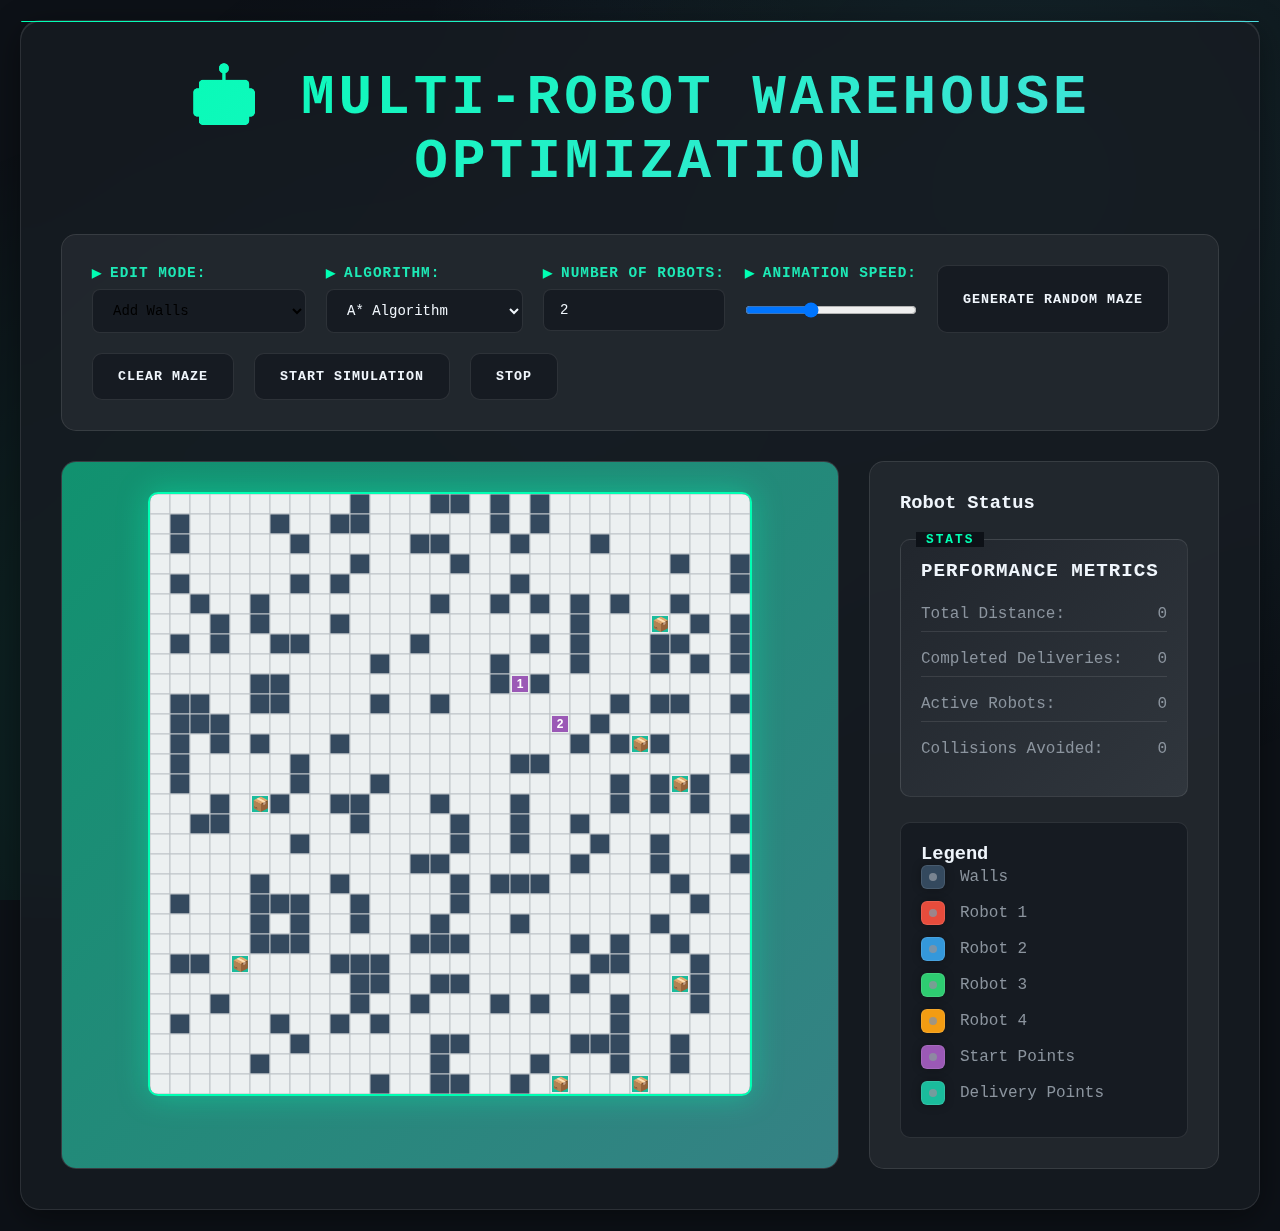
<file: templates/maze.html>
<!DOCTYPE html>
<html lang="en">
<head>
    <meta charset="UTF-8">
    <meta name="viewport" content="width=device-width, initial-scale=1.0">
    <title>Multi-Robot Warehouse Optimization</title>
    <style>
        :root {
    --bg-primary: #0D1117;
    --bg-secondary: #161B22;
    --bg-card: rgba(22, 27, 34, 0.8);
    --bg-glass: rgba(255, 255, 255, 0.05);
    --text-primary: #F0F6FC;
    --text-secondary: #8B949E;
    --text-accent: #58A6FF;
    --neon-primary: #00FFB3;
    --neon-secondary: #4ADEDE;
    --neon-tertiary: #1DE9B6;
    --border-glass: rgba(255, 255, 255, 0.1);
    --shadow-glow: 0 0 20px rgba(0, 255, 179, 0.3);
    --shadow-card: 0 8px 32px rgba(0, 0, 0, 0.4);
    --gradient-primary: linear-gradient(135deg, var(--neon-primary), var(--neon-secondary));
    --gradient-secondary: linear-gradient(135deg, #21262D, #30363D);
}

* {
    margin: 0;
    padding: 0;
    box-sizing: border-box;
}

body {
    font-family: 'JetBrains Mono', 'Consolas', 'Monaco', monospace;
    background: var(--bg-primary);
    min-height: 100vh;
    padding: 20px;
    color: var(--text-primary);
    position: relative;
    overflow-x: hidden;
}

/* Animated background particles */
body::before {
    content: '';
    position: fixed;
    top: 0;
    left: 0;
    width: 100%;
    height: 100%;
    background: 
        radial-gradient(circle at 20% 80%, rgba(0, 255, 179, 0.1) 0%, transparent 50%),
        radial-gradient(circle at 80% 20%, rgba(74, 222, 222, 0.1) 0%, transparent 50%),
        radial-gradient(circle at 40% 40%, rgba(88, 166, 255, 0.05) 0%, transparent 50%);
    animation: floatingParticles 20s ease-in-out infinite;
    pointer-events: none;
    z-index: -1;
}

@keyframes floatingParticles {
    0%, 100% { transform: translate(0, 0) rotate(0deg); }
    33% { transform: translate(30px, -30px) rotate(120deg); }
    66% { transform: translate(-20px, 20px) rotate(240deg); }
}

/* Glitch effect animation */
@keyframes glitch {
    0% { transform: translate(0); }
    20% { transform: translate(-2px, 2px); }
    40% { transform: translate(-2px, -2px); }
    60% { transform: translate(2px, 2px); }
    80% { transform: translate(2px, -2px); }
    100% { transform: translate(0); }
}

.container {
    max-width: 1600px;
    margin: 0 auto;
    background: var(--bg-card);
    backdrop-filter: blur(20px);
    border: 1px solid var(--border-glass);
    border-radius: 20px;
    padding: 40px;
    box-shadow: var(--shadow-card), inset 0 1px 0 rgba(255, 255, 255, 0.1);
    position: relative;
}

.container::before {
    content: '';
    position: absolute;
    top: 0;
    left: 0;
    right: 0;
    height: 1px;
    background: var(--gradient-primary);
    border-radius: 20px 20px 0 0;
}

h1 {
    text-align: center;
    color: var(--text-primary);
    margin-bottom: 40px;
    font-size: 3.5em;
    font-weight: 700;
    text-transform: uppercase;
    letter-spacing: 4px;
    position: relative;
    background: var(--gradient-primary);
    -webkit-background-clip: text;
    -webkit-text-fill-color: transparent;
    background-clip: text;
    text-shadow: none;
}

h1::after {
   
    position: absolute;
    top: 0;
    left: 0;
    width: 100%;
    height: 100%;
    background: linear-gradient(135deg, #ff0080, #00ff80);
    -webkit-background-clip: text;
    -webkit-text-fill-color: transparent;
    background-clip: text;
    animation: glitch 3s infinite;
    opacity: 0.7;
    z-index: -1;
}

.controls {
    display: flex;
    flex-wrap: wrap;
    gap: 20px;
    margin-bottom: 30px;
    padding: 30px;
    background: var(--bg-glass);
    backdrop-filter: blur(10px);
    border: 1px solid var(--border-glass);
    border-radius: 15px;
    position: relative;
    overflow: hidden;
}

.controls::before {
    content: '';
    position: absolute;
    top: 0;
    left: -100%;
    width: 100%;
    height: 2px;
    background: var(--gradient-primary);
    animation: scanLine 3s linear infinite;
}

@keyframes scanLine {
    0% { left: -100%; }
    100% { left: 100%; }
}

.control-group {
    display: flex;
    flex-direction: column;
    gap: 8px;
    position: relative;
    color:#1DE9B6;
}

label {
    font-weight: 600;
    color: var(--text-secondary);
    font-size: 0.9em;
    text-transform: uppercase;
    letter-spacing: 1px;
    position: relative;
    color:#1DE9B6;
}

label::before {
    content: '▶';
    color: var(--neon-primary);
    margin-right: 8px;
    font-size: 0.8em;
}

button {
    background: var(--bg-secondary);
    color: var(--text-primary);
    border: 1px solid var(--border-glass);
    padding: 15px 25px;
    border-radius: 10px;
    cursor: pointer;
    font-weight: 600;
    font-family: inherit;
    text-transform: uppercase;
    letter-spacing: 1px;
    transition: all 0.3s cubic-bezier(0.4, 0, 0.2, 1);
    position: relative;
    overflow: hidden;
}

button::before {
    content: '';
    position: absolute;
    top: 0;
    left: -100%;
    width: 100%;
    height: 100%;
    background: var(--gradient-primary);
    transition: left 0.5s ease;
    z-index: -1;
}

button:hover {
    color: var(--bg-primary);
    border-color: var(--neon-primary);
    box-shadow: var(--shadow-glow);
    transform: translateY(-2px);
}

button:hover::before {
    left: 0;
}

button:active {
    transform: translateY(0);
}

select, input {
    padding: 12px 16px;
    border: 1px solid var(--border-glass);
    border-radius: 8px;
    font-size: 14px;
    font-family: inherit;
    background: var(--bg-secondary);
    color: var(--text-primary);
    transition: all 0.3s ease;
}

select:focus, input:focus {
    outline: none;
    border-color: var(--neon-primary);
    box-shadow: 0 0 0 3px rgba(0, 255, 179, 0.2);
    background: var(--bg-glass);
}

.game-area {
    display: flex;
    gap: 30px;
    margin-top: 30px;
}

.maze-container {
    width:300px;
    flex: 1;
    background: var(--bg-glass);
    backdrop-filter: blur(10px);
    border: 1px solid var(--border-glass);
    border-radius: 15px;
    padding: 30px;
    position: relative;
    overflow: hidden;
}

.maze-container::before {
    content: '';
    position: absolute;
    top: -2px;
    left: -2px;
    right: -2px;
    bottom: -2px;
    background: var(--gradient-primary);
    border-radius: 15px;
    z-index: -1;
    opacity: 0.5;
    animation: borderPulse 2s ease-in-out infinite alternate;
}

@keyframes borderPulse {
    0% { opacity: 0.3; }
    100% { opacity: 0.8; }
}

#maze {
    border: 2px solid var(--neon-primary);
    border-radius: 10px;
    margin: 0 auto;
    display: block;
    box-shadow: 
        0 0 30px rgba(0, 255, 179, 0.4),
        inset 0 0 30px rgba(0, 255, 179, 0.1);
    position: relative;
}

#maze::after {
    content: '';
    position: absolute;
    top: -4px;
    left: -4px;
    right: -4px;
    bottom: -4px;
    border: 1px solid var(--neon-secondary);
    border-radius: 12px;
    opacity: 0.6;
    animation: mazeGlow 3s ease-in-out infinite;
}

@keyframes mazeGlow {
    0%, 100% { opacity: 0.4; }
    50% { opacity: 0.8; }
}

.info-panel {
    width: 350px;
    background: var(--bg-glass);
    backdrop-filter: blur(10px);
    border: 1px solid var(--border-glass);
    border-radius: 15px;
    padding: 30px;
    position: relative;
}

.robot-info {
    margin-bottom: 25px;
    padding: 20px;
    border-radius: 10px;
    border-left: 4px solid;
    background: var(--bg-secondary);
    position: relative;
    overflow: hidden;
    transition: all 0.3s ease;
}

.robot-info::before {
    content: '';
    position: absolute;
    top: 0;
    left: 0;
    width: 4px;
    height: 100%;
    background: var(--gradient-primary);
    animation: robotPulse 2s ease-in-out infinite;
}

@keyframes robotPulse {
    0%, 100% { transform: scaleY(1); }
    50% { transform: scaleY(1.1); }
}

.robot-0 { 
    border-left-color: #ff4757; 
    background: linear-gradient(135deg, rgba(255, 71, 87, 0.1), rgba(255, 71, 87, 0.05));
}
.robot-1 { 
    border-left-color: var(--text-accent); 
    background: linear-gradient(135deg, rgba(88, 166, 255, 0.1), rgba(88, 166, 255, 0.05));
}
.robot-2 { 
    border-left-color: var(--neon-primary); 
    background: linear-gradient(135deg, rgba(0, 255, 179, 0.1), rgba(0, 255, 179, 0.05));
}
.robot-3 { 
    border-left-color: #ffa502; 
    background: linear-gradient(135deg, rgba(255, 165, 2, 0.1), rgba(255, 165, 2, 0.05));
}

.robot-info:hover {
    transform: translateX(5px);
    box-shadow: -5px 0 20px rgba(0, 255, 179, 0.2);
}

.stats {
    background: var(--gradient-secondary);
    padding: 20px;
    border-radius: 10px;
    margin-top: 25px;
    border: 1px solid var(--border-glass);
    position: relative;
}
select#algorithm option {
        color: black;
    }

.stats::before {
    content: 'STATS';
    position: absolute;
    top: -8px;
    left: 15px;
    background: var(--bg-primary);
    color: var(--neon-primary);
    padding: 0 10px;
    font-size: 0.8em;
    font-weight: 600;
    letter-spacing: 2px;
}

.stats h3 {
    color: var(--text-primary);
    margin-bottom: 15px;
    font-size: 1.2em;
    text-transform: uppercase;
    letter-spacing: 1px;
}

.stat-item {
    display: flex;
    justify-content: space-between;
    margin-bottom: 10px;
    padding: 8px 0;
    border-bottom: 1px solid var(--border-glass);
    color: var(--text-secondary);
    transition: color 0.3s ease;
}

.stat-item:hover {
    color: var(--text-primary);
}

.stat-item:last-child {
    border-bottom: none;
}
select#editMode {
        color: black;
    }
.legend {
    margin-top: 25px;
    padding: 20px;
    background: var(--bg-secondary);
    border-radius: 10px;
    border: 1px solid var(--border-glass);
}

.legend h4 {
    color: var(--text-primary);
    margin-bottom: 15px;
    text-transform: uppercase;
    letter-spacing: 1px;
    font-size: 1em;
}

.legend-item {
    display: flex;
    align-items: center;
    margin-bottom: 12px;
    color: var(--text-secondary);
    transition: all 0.3s ease;
}

.legend-item:hover {
    color: var(--text-primary);
    transform: translateX(5px);
}

.legend-color {
    width: 24px;
    height: 24px;
    border-radius: 6px;
    margin-right: 15px;
    border: 1px solid var(--border-glass);
    position: relative;
    box-shadow: 0 0 10px rgba(0, 0, 0, 0.3);
}

.legend-color::after {
    content: '';
    position: absolute;
    top: 50%;
    left: 50%;
    width: 8px;
    height: 8px;
    border-radius: 50%;
    background: currentColor;
    transform: translate(-50%, -50%);
    opacity: 0.8;
}

/* Scrollbar styling */
::-webkit-scrollbar {
    width: 8px;
}

::-webkit-scrollbar-track {
    background: var(--bg-secondary);
    border-radius: 4px;
}

::-webkit-scrollbar-thumb {
    background: var(--gradient-primary);
    border-radius: 4px;
}

::-webkit-scrollbar-thumb:hover {
    background: var(--neon-primary);
}

/* Mobile responsiveness */
@media (max-width: 768px) {
    .game-area {
        flex-direction: column;
    }
    
    .info-panel {
        width: 100%;
    }
    
    .controls {
        flex-direction: column;
    }
    
    h1 {
        font-size: 2.5em;
        letter-spacing: 2px;
    }
    
    .container {
        padding: 20px;
    }
}

/* Loading animation for enhanced UX */
@keyframes dataStream {
    0% { transform: translateX(-100%); }
    100% { transform: translateX(100%); }
}

.loading-bar {
    position: relative;
    width: 100%;
    height: 2px;
    background: var(--bg-secondary);
    border-radius: 2px;
    overflow: hidden;
}

.loading-bar::after {
    content: '';
    position: absolute;
    top: 0;
    left: 0;
    width: 50%;
    height: 100%;
    background: var(--gradient-primary);
    animation: dataStream 2s linear infinite;
}

/* Neon text effect */
.neon-text {
    color: var(--neon-primary);
    text-shadow: 
        0 0 5px var(--neon-primary),
        0 0 10px var(--neon-primary),
        0 0 15px var(--neon-primary);
}

/* Glassmorphism enhanced cards */
.glass-card {
    background: var(--bg-glass);
    backdrop-filter: blur(20px);
    border: 1px solid var(--border-glass);
    border-radius: 15px;
    box-shadow: var(--shadow-card);
}

/* Cyber grid overlay */
.cyber-grid {
    position: absolute;
    top: 0;
    left: 0;
    width: 100%;
    height: 100%;
    background-image: 
        linear-gradient(rgba(0, 255, 179, 0.03) 1px, transparent 1px),
        linear-gradient(90deg, rgba(0, 255, 179, 0.03) 1px, transparent 1px);
    background-size: 20px 20px;
    pointer-events: none;
    z-index: -1;
}
    </style>
</head>
<body>
    <div class="container">
        <h1>🤖 Multi-Robot Warehouse Optimization</h1>
        
        <div class="controls">
            <div class="control-group">
                <label>Edit Mode:</label>
                <select id="editMode">
                    <option value="wall">Add Walls</option>
                    <option value="erase">Erase</option>
                    <option value="start">Set Start Points</option>
                    <option value="delivery">Set Delivery Points</option>
                </select>
            </div>
            
            <div class="control-group">
                <label>Algorithm:</label>
                <select id="algorithm">
                    <option value="astar">A* Algorithm</option>
                    <option value="dijkstra">Dijkstra</option>
                    <option value="greedy">Greedy Best-First</option>
                    <option value="nearest">Nearest Neighbor</option>
                </select>
            </div>
            
            <div class="control-group">
                <label>Number of Robots:</label>
                <input type="number" id="robotCount" min="1" max="4" value="2">
            </div>
            
            <div class="control-group">
                <label>Animation Speed:</label>
                <input type="range" id="speed" min="50" max="500" value="200">
            </div>
            
            <button onclick="generateMaze()">Generate Random Maze</button>
            <button onclick="clearMaze()">Clear Maze</button>
            <button onclick="startSimulation()">Start Simulation</button>
            <button onclick="stopSimulation()">Stop</button>
        </div>

        <div class="game-area">
            <div class="maze-container">
                <canvas id="maze" width="600" height="600"></canvas>
            </div>
            
            <div class="info-panel">
                <h3>Robot Status</h3>
                <div id="robotStatus"></div>
                
                <div class="stats">
                    <h3>Performance Metrics</h3>
                    <div class="stat-item">
                        <span>Total Distance:</span>
                        <span id="totalDistance">0</span>
                    </div>
                    <div class="stat-item">
                        <span>Completed Deliveries:</span>
                        <span id="completedDeliveries">0</span>
                    </div>
                    <div class="stat-item">
                        <span>Active Robots:</span>
                        <span id="activeRobots">0</span>
                    </div>
                    <div class="stat-item">
                        <span>Collisions Avoided:</span>
                        <span id="collisionsAvoided">0</span>
                    </div>
                </div>
                
                <div class="legend">
                    <h3>Legend</h3>
                    <div class="legend-item">
                        <div class="legend-color" style="background: #34495e;"></div>
                        <span>Walls</span>
                    </div>
                    <div class="legend-item">
                        <div class="legend-color" style="background: #e74c3c;"></div>
                        <span>Robot 1</span>
                    </div>
                    <div class="legend-item">
                        <div class="legend-color" style="background: #3498db;"></div>
                        <span>Robot 2</span>
                    </div>
                    <div class="legend-item">
                        <div class="legend-color" style="background: #2ecc71;"></div>
                        <span>Robot 3</span>
                    </div>
                    <div class="legend-item">
                        <div class="legend-color" style="background: #f39c12;"></div>
                        <span>Robot 4</span>
                    </div>
                    <div class="legend-item">
                        <div class="legend-color" style="background: #9b59b6;"></div>
                        <span>Start Points</span>
                    </div>
                    <div class="legend-item">
                        <div class="legend-color" style="background: #1abc9c;"></div>
                        <span>Delivery Points</span>
                    </div>
                </div>
            </div>
        </div>
    </div>

    <script>
        // Game state
        const GRID_SIZE = 30;
        const CELL_SIZE = 20;
        let maze = [];
        let robots = [];
        let deliveryPoints = [];
        let startPoints = [];
        let isRunning = false;
        let animationId = null;
        let stats = {
            totalDistance: 0,
            completedDeliveries: 0,
            activeRobots: 0,
            collisionsAvoided: 0
        };

        // Get canvas and context
        const canvas = document.getElementById('maze');
        const ctx = canvas.getContext('2d');

        // Robot colors
        const ROBOT_COLORS = ['#e74c3c', '#3498db', '#2ecc71', '#f39c12'];

        // Initialize maze
        function initMaze() {
            maze = [];
            for (let i = 0; i < GRID_SIZE; i++) {
                maze[i] = [];
                for (let j = 0; j < GRID_SIZE; j++) {
                    maze[i][j] = {
                        wall: false,
                        robot: -1,
                        start: -1,
                        delivery: false,
                        visited: false,
                        path: false
                    };
                }
            }
        }

        // Robot class
        class Robot {
            constructor(id, x, y, color) {
                this.id = id;
                this.x = x;
                this.y = y;
                this.startX = x;
                this.startY = y;
                this.color = color;
                this.path = [];
                this.currentTarget = null;
                this.deliveredItems = 0;
                this.totalDistance = 0;
                this.status = 'idle';
                this.pathIndex = 0;
                this.waitTime = 0; // Add wait time for collision avoidance
            }

            findPath(targetX, targetY) {
                const algorithm = document.getElementById('algorithm').value;
                switch (algorithm) {
                    case 'astar':
                        return this.aStarPath(targetX, targetY);
                    case 'dijkstra':
                        return this.dijkstraPath(targetX, targetY);
                    case 'greedy':
                        return this.greedyPath(targetX, targetY);
                    case 'nearest':
                        return this.nearestNeighborPath(targetX, targetY);
                    default:
                        return this.aStarPath(targetX, targetY);
                }
            }

            aStarPath(targetX, targetY) {
                const openSet = [];
                const closedSet = new Set();
                const cameFrom = {};
                const gScore = {};
                const fScore = {};

                const start = `${this.x},${this.y}`;
                const goal = `${targetX},${targetY}`;

                // Initialize scores
                for (let i = 0; i < GRID_SIZE; i++) {
                    for (let j = 0; j < GRID_SIZE; j++) {
                        const key = `${i},${j}`;
                        gScore[key] = Infinity;
                        fScore[key] = Infinity;
                    }
                }

                gScore[start] = 0;
                fScore[start] = this.heuristic(this.x, this.y, targetX, targetY);
                openSet.push({ x: this.x, y: this.y, f: fScore[start] });

                while (openSet.length > 0) {
                    // Get node with lowest fScore
                    openSet.sort((a, b) => a.f - b.f);
                    const current = openSet.shift();
                    const currentKey = `${current.x},${current.y}`;

                    if (currentKey === goal) {
                        return this.reconstructPath(cameFrom, currentKey);
                    }

                    closedSet.add(currentKey);

                    // Check neighbors
                    const neighbors = this.getValidNeighbors(current.x, current.y);
                    for (const neighbor of neighbors) {
                        const neighborKey = `${neighbor.x},${neighbor.y}`;
                        
                        if (closedSet.has(neighborKey)) continue;

                        const tentativeGScore = gScore[currentKey] + 1;

                        if (!openSet.find(n => n.x === neighbor.x && n.y === neighbor.y)) {
                            openSet.push({ 
                                x: neighbor.x, 
                                y: neighbor.y, 
                                f: tentativeGScore + this.heuristic(neighbor.x, neighbor.y, targetX, targetY)
                            });
                        } else if (tentativeGScore >= gScore[neighborKey]) {
                            continue;
                        }

                        cameFrom[neighborKey] = currentKey;
                        gScore[neighborKey] = tentativeGScore;
                        fScore[neighborKey] = tentativeGScore + this.heuristic(neighbor.x, neighbor.y, targetX, targetY);
                        
                        // Update fScore in openSet
                        const openNode = openSet.find(n => n.x === neighbor.x && n.y === neighbor.y);
                        if (openNode) {
                            openNode.f = fScore[neighborKey];
                        }
                    }
                }

                return [];
            }

            dijkstraPath(targetX, targetY) {
                const distances = {};
                const previous = {};
                const unvisited = [];

                // Initialize
                for (let i = 0; i < GRID_SIZE; i++) {
                    for (let j = 0; j < GRID_SIZE; j++) {
                        const key = `${i},${j}`;
                        distances[key] = Infinity;
                        previous[key] = null;
                        if (!maze[i][j].wall) {
                            unvisited.push({ x: i, y: j });
                        }
                    }
                }

                const startKey = `${this.x},${this.y}`;
                distances[startKey] = 0;

                while (unvisited.length > 0) {
                    // Find unvisited node with minimum distance
                    unvisited.sort((a, b) => distances[`${a.x},${a.y}`] - distances[`${b.x},${b.y}`]);
                    const current = unvisited.shift();
                    const currentKey = `${current.x},${current.y}`;

                    if (current.x === targetX && current.y === targetY) {
                        return this.reconstructPath(previous, currentKey);
                    }

                    if (distances[currentKey] === Infinity) break;

                    const neighbors = this.getValidNeighbors(current.x, current.y);
                    for (const neighbor of neighbors) {
                        const neighborKey = `${neighbor.x},${neighbor.y}`;
                        const alt = distances[currentKey] + 1;

                        if (alt < distances[neighborKey]) {
                            distances[neighborKey] = alt;
                            previous[neighborKey] = currentKey;
                        }
                    }
                }

                return [];
            }

            greedyPath(targetX, targetY) {
                const visited = new Set();
                const queue = [{ x: this.x, y: this.y, path: [] }];

                while (queue.length > 0) {
                    // Sort by heuristic (greedy approach)
                    queue.sort((a, b) => 
                        this.heuristic(a.x, a.y, targetX, targetY) - 
                        this.heuristic(b.x, b.y, targetX, targetY)
                    );
                    
                    const current = queue.shift();
                    const key = `${current.x},${current.y}`;

                    if (visited.has(key)) continue;
                    visited.add(key);

                    if (current.x === targetX && current.y === targetY) {
                        return current.path;
                    }

                    const neighbors = this.getValidNeighbors(current.x, current.y);
                    for (const neighbor of neighbors) {
                        const neighborKey = `${neighbor.x},${neighbor.y}`;
                        if (!visited.has(neighborKey)) {
                            queue.push({
                                x: neighbor.x,
                                y: neighbor.y,
                                path: [...current.path, { x: neighbor.x, y: neighbor.y }]
                            });
                        }
                    }
                }

                return [];
            }

            nearestNeighborPath(targetX, targetY) {
                const visited = new Set();
                const path = [];
                let current = { x: this.x, y: this.y };
                visited.add(`${current.x},${current.y}`);

                while (!(current.x === targetX && current.y === targetY)) {
                    const neighbors = this.getValidNeighbors(current.x, current.y)
                        .filter(n => !visited.has(`${n.x},${n.y}`));
                    
                    if (neighbors.length === 0) break;

                    neighbors.sort((a, b) => 
                        this.heuristic(a.x, a.y, targetX, targetY) -
                        this.heuristic(b.x, b.y, targetX, targetY)
                    );

                    const next = neighbors[0];
                    path.push(next);
                    visited.add(`${next.x},${next.y}`);
                    current = next;
                }

                return path;
            }


            getValidNeighbors(x, y) {
                const neighbors = [];
                const directions = [
                    { dx: 0, dy: -1 }, // up
                    { dx: 1, dy: 0 },  // right
                    { dx: 0, dy: 1 },  // down
                    { dx: -1, dy: 0 }  // left
                ];

                for (const dir of directions) {
                    const newX = x + dir.dx;
                    const newY = y + dir.dy;

                    if (newX >= 0 && newX < GRID_SIZE && 
                        newY >= 0 && newY < GRID_SIZE && 
                        !maze[newX][newY].wall) {
                        neighbors.push({ x: newX, y: newY });
                    }
                }

                return neighbors;
            }

            willCollide(x, y) {
                // Simplified collision detection
                for (const robot of robots) {
                    if (robot.id !== this.id && robot.x === x && robot.y === y) {
                        return true;
                    }
                }
                return false;
            }

            heuristic(x1, y1, x2, y2) {
                return Math.abs(x1 - x2) + Math.abs(y1 - y2); // Manhattan distance
            }

            reconstructPath(cameFrom, current) {
                const path = [];
                while (cameFrom[current]) {
                    const coords = current.split(',').map(Number);
                    path.unshift({ x: coords[0], y: coords[1] });
                    current = cameFrom[current];
                }
                return path;
            }

            move() {
                // Handle wait time for collision avoidance
                if (this.waitTime > 0) {
                    this.waitTime--;
                    return;
                }

                if (this.path.length === 0) {
                    if (this.status !== 'delivered') {
                        this.findNextDelivery();
                    }
                    return;
                }

                if (this.pathIndex < this.path.length) {
                    const nextPos = this.path[this.pathIndex];
                    
                    // Simple collision avoidance - wait if position is occupied
                    if (this.willCollide(nextPos.x, nextPos.y)) {
                        this.waitTime = 2; // Wait 2 frames
                        stats.collisionsAvoided++;
                        return;
                    }
                    
                    // Clear current position
                    maze[this.x][this.y].robot = -1;
                    
                    // Move to next position
                    this.x = nextPos.x;
                    this.y = nextPos.y;
                    this.totalDistance++;
                    
                    // Mark new position
                    maze[this.x][this.y].robot = this.id;
                    
                    this.pathIndex++;
                    this.status = 'moving';
                } else {
                    // Reached destination
                    if (maze[this.x][this.y].delivery) {
                        this.deliveredItems++;
                        maze[this.x][this.y].delivery = false;
                        stats.completedDeliveries++;
                        this.status = 'delivered';
                        
                        // Remove from delivery points array
                        deliveryPoints = deliveryPoints.filter(p => !(p.x === this.x && p.y === this.y));
                    }
                    this.path = [];
                    this.pathIndex = 0;
                    this.currentTarget = null;
                }
            }

            findNextDelivery() {
                // Find nearest unassigned delivery point
                let nearestDelivery = null;
                let minDistance = Infinity;

                for (const delivery of deliveryPoints) {
                    if (maze[delivery.x][delivery.y].delivery) {
                        const distance = this.heuristic(this.x, this.y, delivery.x, delivery.y);
                        if (distance < minDistance) {
                            minDistance = distance;
                            nearestDelivery = delivery;
                        }
                    }
                }

                if (nearestDelivery) {
                    this.currentTarget = nearestDelivery;
                    this.path = this.findPath(nearestDelivery.x, nearestDelivery.y);
                    this.pathIndex = 0;
                    this.status = 'pathfinding';
                } else {
                    this.status = 'idle';
                }
            }
        }

        // Initialize everything
        function init() {
            initMaze();
            drawMaze();
            updateUI();
        }

        // Draw maze
        function drawMaze() {
            ctx.clearRect(0, 0, canvas.width, canvas.height);

            for (let i = 0; i < GRID_SIZE; i++) {
                for (let j = 0; j < GRID_SIZE; j++) {
                    const x = i * CELL_SIZE;
                    const y = j * CELL_SIZE;

                    // Draw cell background
                    ctx.fillStyle = '#ecf0f1';
                    ctx.fillRect(x, y, CELL_SIZE, CELL_SIZE);

                    // Draw walls
                    if (maze[i][j].wall) {
                        ctx.fillStyle = '#34495e';
                        ctx.fillRect(x, y, CELL_SIZE, CELL_SIZE);
                    }

                    // Draw start points
                    if (maze[i][j].start >= 0) {
                        ctx.fillStyle = '#9b59b6';
                        ctx.fillRect(x + 2, y + 2, CELL_SIZE - 4, CELL_SIZE - 4);
                        ctx.fillStyle = 'white';
                        ctx.font = 'bold 12px Arial';
                        ctx.textAlign = 'center';
                        ctx.fillText((maze[i][j].start + 1).toString(), x + CELL_SIZE/2, y + CELL_SIZE/2 + 4);
                    }

                    // Draw delivery points
                    if (maze[i][j].delivery) {
                        ctx.fillStyle = '#1abc9c';
                        ctx.fillRect(x + 2, y + 2, CELL_SIZE - 4, CELL_SIZE - 4);
                        ctx.fillStyle = 'white';
                        ctx.font = 'bold 14px Arial';
                        ctx.textAlign = 'center';
                        ctx.fillText('📦', x + CELL_SIZE/2, y + CELL_SIZE/2 + 5);
                    }

                    // Draw path visualization
                    if (maze[i][j].path) {
                        ctx.fillStyle = 'rgba(52, 152, 219, 0.3)';
                        ctx.fillRect(x + 4, y + 4, CELL_SIZE - 8, CELL_SIZE - 8);
                    }

                    // Draw robots
                    if (maze[i][j].robot >= 0) {
                        const robotId = maze[i][j].robot;
                        ctx.fillStyle = ROBOT_COLORS[robotId];
                        ctx.beginPath();
                        ctx.arc(x + CELL_SIZE/2, y + CELL_SIZE/2, CELL_SIZE/2 - 3, 0, 2 * Math.PI);
                        ctx.fill();
                        
                        // Draw robot number
                        ctx.fillStyle = 'white';
                        ctx.font = 'bold 12px Arial';
                        ctx.textAlign = 'center';
                        ctx.fillText((robotId + 1).toString(), x + CELL_SIZE/2, y + CELL_SIZE/2 + 4);
                    }

                    // Draw grid lines
                    ctx.strokeStyle = '#bdc3c7';
                    ctx.lineWidth = 1;
                    ctx.strokeRect(x, y, CELL_SIZE, CELL_SIZE);
                }
            }
        }

        // Canvas click handler
        canvas.addEventListener('click', (e) => {
            const rect = canvas.getBoundingClientRect();
            const x = Math.floor((e.clientX - rect.left) / CELL_SIZE);
            const y = Math.floor((e.clientY - rect.top) / CELL_SIZE);

            if (x >= 0 && x < GRID_SIZE && y >= 0 && y < GRID_SIZE) {
                const mode = document.getElementById('editMode').value;
                handleCellClick(x, y, mode);
            }
        });

        function handleCellClick(x, y, mode) {
            switch (mode) {
                case 'wall':
                    maze[x][y].wall = !maze[x][y].wall;
                    maze[x][y].start = -1;
                    maze[x][y].delivery = false;
                    break;
                case 'erase':
                    maze[x][y].wall = false;
                    maze[x][y].start = -1;
                    maze[x][y].delivery = false;
                    maze[x][y].robot = -1;
                    // Remove from arrays
                    startPoints = startPoints.filter(p => !(p.x === x && p.y === y));
                    deliveryPoints = deliveryPoints.filter(p => !(p.x === x && p.y === y));
                    break;
                case 'start':
                    if (!maze[x][y].wall) {
                        // Find next available start point ID
                        let startId = 0;
                        while (startId < 4 && startPoints.some(p => p.id === startId)) {
                            startId++;
                        }
                        if (startId < 4) {
                            maze[x][y].start = startId;
                            maze[x][y].delivery = false;
                            startPoints.push({ id: startId, x, y });
                        }
                    }
                    break;
                case 'delivery':
                    if (!maze[x][y].wall && maze[x][y].start === -1) {
                        if (!maze[x][y].delivery) {
                            maze[x][y].delivery = true;
                            deliveryPoints.push({ x, y });
                        } else {
                            maze[x][y].delivery = false;
                            deliveryPoints = deliveryPoints.filter(p => !(p.x === x && p.y === y));
                        }
                    }
                    break;
            }
            drawMaze();
        }

        function generateMaze() {
            initMaze();
            startPoints = [];
            deliveryPoints = [];
            
            // Generate random walls
            for (let i = 0; i < GRID_SIZE; i++) {
                for (let j = 0; j < GRID_SIZE; j++) {
                    if (Math.random() < 0.25) { // 25% chance of wall
                        maze[i][j].wall = true;
                    }
                }
            }
            
            // Add some guaranteed paths
            for (let i = 0; i < GRID_SIZE; i += 4) {
                for (let j = 0; j < GRID_SIZE; j++) {
                    maze[i][j].wall = false;
                }
            }
            
            // Generate start points
            const robotCount = parseInt(document.getElementById('robotCount').value);
            for (let i = 0; i < robotCount; i++) {
                let x, y;
                do {
                    x = Math.floor(Math.random() * GRID_SIZE);
                    y = Math.floor(Math.random() * GRID_SIZE);
                } while (maze[x][y].wall || maze[x][y].start >= 0);
                
                maze[x][y].start = i;
                startPoints.push({ id: i, x, y });
            }
            
            // Generate delivery points
            for (let i = 0; i < 8; i++) {
                let x, y;
                do {
                    x = Math.floor(Math.random() * GRID_SIZE);
                    y = Math.floor(Math.random() * GRID_SIZE);
                } while (maze[x][y].wall || maze[x][y].start >= 0 || maze[x][y].delivery);
                
                maze[x][y].delivery = true;
                deliveryPoints.push({ x, y });
            }
            
            drawMaze();
        }

        function clearMaze() {
            initMaze();
            robots = [];
            startPoints = [];
            deliveryPoints = [];
            isRunning = false;
            if (animationId) {
                cancelAnimationFrame(animationId);
                animationId = null;
            }
            resetStats();
            drawMaze();
            updateUI();
        }

        function startSimulation() {
            if (isRunning) return;
            
            if (startPoints.length === 0) {
                alert('Please add start points first!');
                return;
            }
            
            if (deliveryPoints.length === 0) {
                alert('Please add delivery points first!');
                return;
            }
            
            // Initialize robots
            robots = [];
            const robotCount = Math.min(parseInt(document.getElementById('robotCount').value), startPoints.length);
            
            for (let i = 0; i < robotCount; i++) {
                if (startPoints[i]) {
                    const robot = new Robot(i, startPoints[i].x, startPoints[i].y, ROBOT_COLORS[i]);
                    robots.push(robot);
                    maze[startPoints[i].x][startPoints[i].y].robot = i;
                }
            }
            
            isRunning = true;
            resetStats();
            animate();
        }

        function stopSimulation() {
            isRunning = false;
            if (animationId) {
                cancelAnimationFrame(animationId);
                animationId = null;
            }
            
            // Clear robot positions from maze
            for (let i = 0; i < GRID_SIZE; i++) {
                for (let j = 0; j < GRID_SIZE; j++) {
                    maze[i][j].robot = -1;
                    maze[i][j].path = false;
                }
            }
            
            robots = [];
            drawMaze();
            updateUI();
        }

        function animate() {
            if (!isRunning) return;
            
            // Clear path visualization
            for (let i = 0; i < GRID_SIZE; i++) {
                for (let j = 0; j < GRID_SIZE; j++) {
                    maze[i][j].path = false;
                }
            }
            
            // Update robots
            stats.activeRobots = 0;
            stats.totalDistance = 0;
            
            for (const robot of robots) {
                if (robot.status !== 'idle' || deliveryPoints.length > 0) {
                    stats.activeRobots++;
                }
                stats.totalDistance += robot.totalDistance;
                
                // Visualize current path
                for (let k = robot.pathIndex; k < robot.path.length; k++) {
                    const pathPoint = robot.path[k];
                    maze[pathPoint.x][pathPoint.y].path = true;
                }
                
                robot.move();
            }
            
            drawMaze();
            updateUI();
            
            // Check if simulation is complete
            if (deliveryPoints.length === 0 && robots.every(r => r.status === 'idle' || r.status === 'delivered')) {
                setTimeout(() => {
                    alert(`Simulation Complete!\nTotal Distance: ${stats.totalDistance}\nDeliveries: ${stats.completedDeliveries}\nCollisions Avoided: ${stats.collisionsAvoided}`);
                    stopSimulation();
                }, 1000);
                return;
            }
            
            const speed = parseInt(document.getElementById('speed').value);
            setTimeout(() => {
                animationId = requestAnimationFrame(animate);
            }, 600 - speed);
        }

        function updateUI() {
            // Update robot status
            const robotStatusDiv = document.getElementById('robotStatus');
            robotStatusDiv.innerHTML = '';
            
            for (const robot of robots) {
                const robotDiv = document.createElement('div');
                robotDiv.className = `robot-info robot-${robot.id}`;
                robotDiv.innerHTML = `
                    <h4 style="margin: 0 0 8px 0; color: ${robot.color};">Robot ${robot.id + 1}</h4>
                    <div style="font-size: 0.9em;">
                        <div>Status: <strong>${robot.status}</strong></div>
                        <div>Position: (${robot.x}, ${robot.y})</div>
                        <div>Delivered: ${robot.deliveredItems}</div>
                        <div>Distance: ${robot.totalDistance}</div>
                        ${robot.currentTarget ? `<div>Target: (${robot.currentTarget.x}, ${robot.currentTarget.y})</div>` : ''}
                    </div>
                `;
                robotStatusDiv.appendChild(robotDiv);
            }
            
            // Update stats
            document.getElementById('totalDistance').textContent = stats.totalDistance;
            document.getElementById('completedDeliveries').textContent = stats.completedDeliveries;
            document.getElementById('activeRobots').textContent = stats.activeRobots;
            document.getElementById('collisionsAvoided').textContent = stats.collisionsAvoided;
        }

        function resetStats() {
            stats = {
                totalDistance: 0,
                completedDeliveries: 0,
                activeRobots: 0,
                collisionsAvoided: 0
            };
            updateUI();
        }

        // Event listeners
        document.getElementById('robotCount').addEventListener('change', (e) => {
            if (isRunning) {
                alert('Stop the simulation before changing robot count');
                return;
            }
            const count = parseInt(e.target.value);
            if (count > startPoints.length) {
                alert(`Not enough start points. Please add ${count - startPoints.length} more start points.`);
            }
        });

        // Keyboard shortcuts
        document.addEventListener('keydown', (e) => {
            switch(e.key) {
                case ' ': // Spacebar
                    e.preventDefault();
                    if (isRunning) {
                        stopSimulation();
                    } else {
                        startSimulation();
                    }
                    break;
                case 'c':
                    if (e.ctrlKey) {
                        e.preventDefault();
                        clearMaze();
                    }
                    break;
                case 'g':
                    if (e.ctrlKey) {
                        e.preventDefault();
                        generateMaze();
                    }
                    break;
            }
        });

        // Initialize on page load
        window.addEventListener('load', () => {
            init();
            
            // Add some default setup
            generateMaze();
            
            // Show keyboard shortcuts
            console.log('🤖 Warehouse Robot Simulator Loaded!');
            console.log('Keyboard Shortcuts:');
            console.log('  Spacebar: Start/Stop simulation');
            console.log('  Ctrl+C: Clear maze');
            console.log('  Ctrl+G: Generate random maze');
        });

        // Handle window resize
        window.addEventListener('resize', () => {
            drawMaze();
        });

        // Add touch support for mobile
        let isMouseDown = false;
        
        canvas.addEventListener('mousedown', () => { isMouseDown = true; });
        canvas.addEventListener('mouseup', () => { isMouseDown = false; });
        canvas.addEventListener('mouseleave', () => { isMouseDown = false; });
        
        canvas.addEventListener('mousemove', (e) => {
            if (!isMouseDown) return;
            
            const rect = canvas.getBoundingClientRect();
            const x = Math.floor((e.clientX - rect.left) / CELL_SIZE);
            const y = Math.floor((e.clientY - rect.top) / CELL_SIZE);
            
            if (x >= 0 && x < GRID_SIZE && y >= 0 && y < GRID_SIZE) {
                const mode = document.getElementById('editMode').value;
                if (mode === 'wall' || mode === 'erase') {
                    handleCellClick(x, y, mode);
                }
            }
        });

        // Export functionality for integration with Flask backend
        window.warehouseSimulator = {
            getMazeState: () => ({
                maze: maze,
                robots: robots.map(r => ({
                    id: r.id,
                    x: r.x,
                    y: r.y,
                    deliveredItems: r.deliveredItems,
                    totalDistance: r.totalDistance,
                    status: r.status
                })),
                deliveryPoints: deliveryPoints,
                startPoints: startPoints,
                stats: stats
            }),
            
            setMazeState: (state) => {
                maze = state.maze;
                deliveryPoints = state.deliveryPoints || [];
                startPoints = state.startPoints || [];
                if (state.stats) {
                    stats = state.stats;
                }
                drawMaze();
                updateUI();
            },
            
            exportResults: () => ({
                algorithm: document.getElementById('algorithm').value,
                robotCount: robots.length,
                totalDistance: stats.totalDistance,
                completedDeliveries: stats.completedDeliveries,
                collisionsAvoided: stats.collisionsAvoided,
                efficiency: stats.completedDeliveries / (stats.totalDistance || 1),
                timestamp: new Date().toISOString()
            })
        };
    </script>
</body>
</html>
</file>
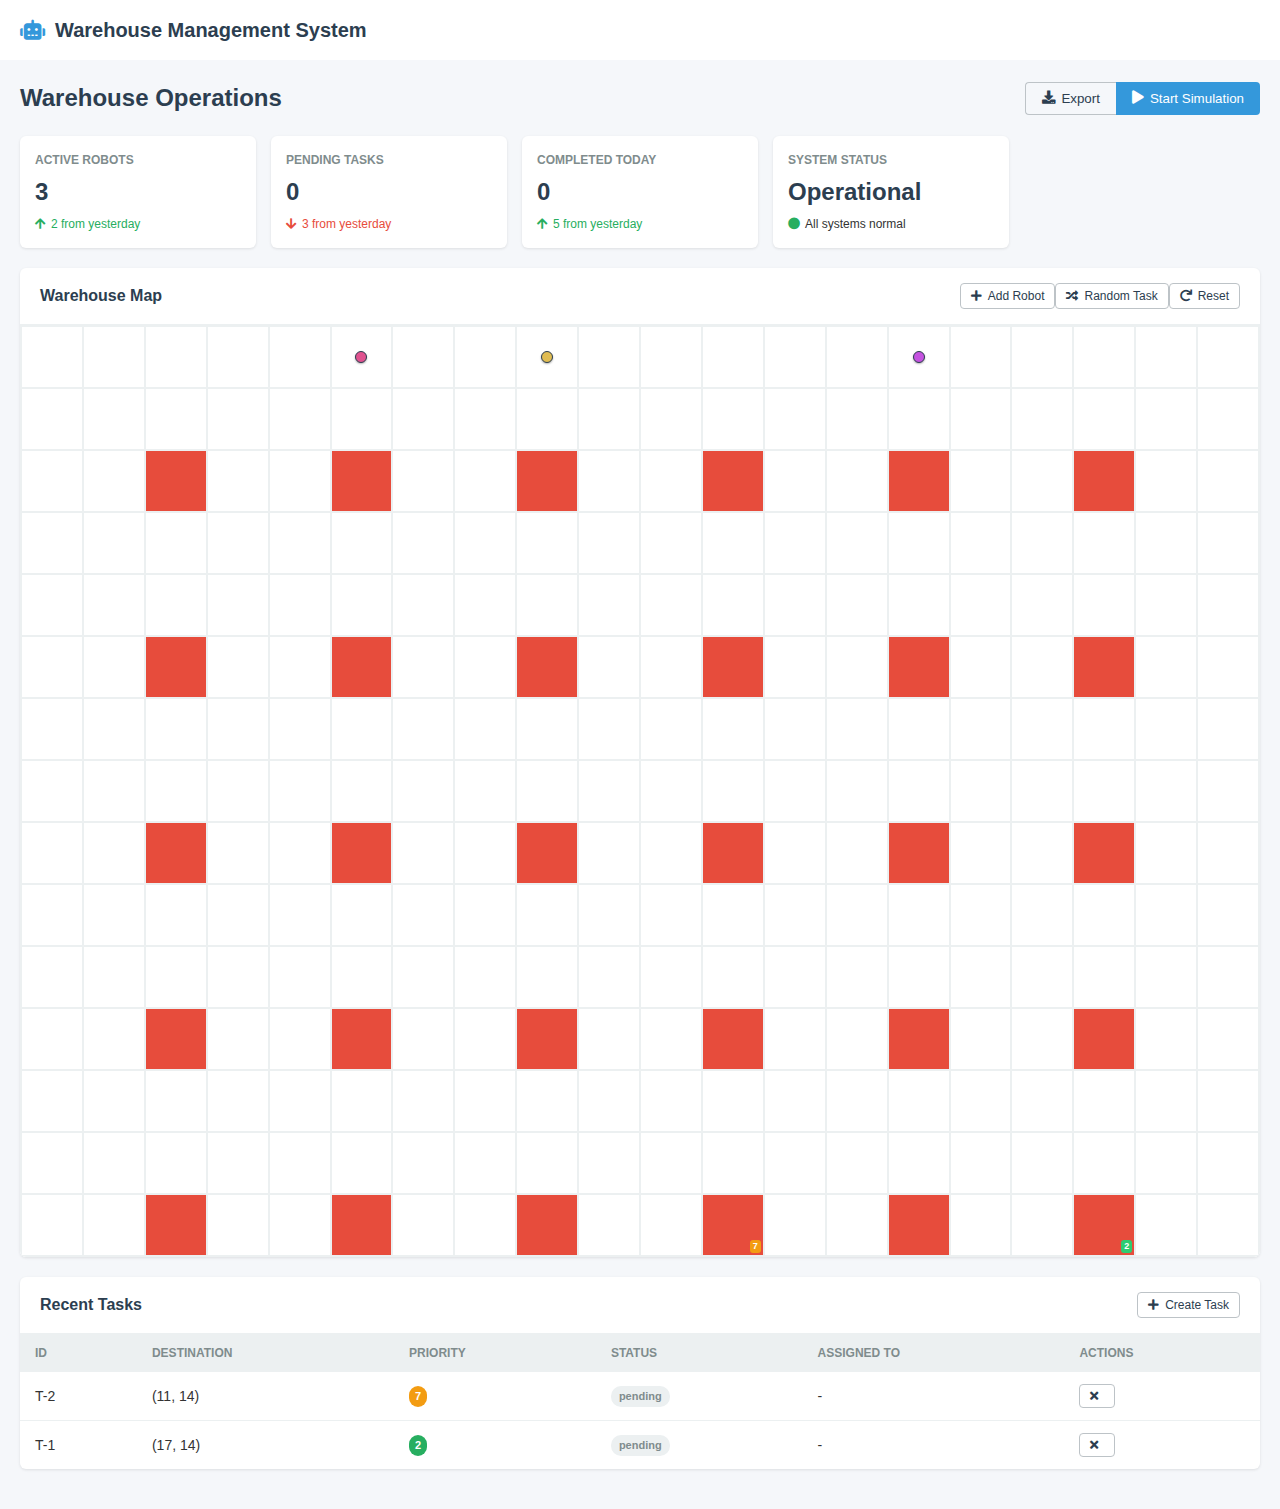
<file: templates/multi.html>
<!DOCTYPE html>
<html lang="en">
<head>
    <meta charset="UTF-8">
    <meta name="viewport" content="width=device-width, initial-scale=1.0">
    <title>Warehouse Management System</title>
    <style>
        :root {
            --primary-color: #2c3e50;
            --secondary-color: #3498db;
            --accent-color: #e74c3c;
            --light-gray: #ecf0f1;
            --medium-gray: #bdc3c7;
            --dark-gray: #7f8c8d;
            --success-color: #27ae60;
            --warning-color: #f39c12;
            --danger-color: #e74c3c;
            --header-height: 60px;
        }
        
        * {
            box-sizing: border-box;
            margin: 0;
            padding: 0;
        }
        
        body {
            font-family: 'Segoe UI', 'Roboto', 'Helvetica Neue', Arial, sans-serif;
            font-size: 14px;
            color: #333;
            background-color: #f5f7fa;
            line-height: 1.5;
        }
        
        header {
            height: var(--header-height);
            background-color: white;
            box-shadow: 0 1px 3px rgba(0,0,0,0.1);
            display: flex;
            align-items: center;
            padding: 0 20px;
            z-index: 10;
        }
        
        .logo {
            font-size: 20px;
            font-weight: 600;
            color: var(--primary-color);
            display: flex;
            align-items: center;
        }
        
        .logo-icon {
            margin-right: 10px;
            color: var(--secondary-color);
        }
        
        main {
            padding: 20px;
            background-color: #f5f7fa;
            overflow-y: auto;
        }
        
        .dashboard-header {
            display: flex;
            justify-content: space-between;
            align-items: center;
            margin-bottom: 20px;
        }
        
        .dashboard-title {
            font-size: 24px;
            font-weight: 600;
            color: var(--primary-color);
        }
        
        .card {
            background-color: white;
            border-radius: 6px;
            box-shadow: 0 1px 3px rgba(0,0,0,0.1);
            margin-bottom: 20px;
            overflow: hidden;
        }
        
        .card-header {
            padding: 15px 20px;
            border-bottom: 1px solid var(--light-gray);
            display: flex;
            justify-content: space-between;
            align-items: center;
        }
        
        .card-title {
            font-size: 16px;
            font-weight: 600;
            color: var(--primary-color);
        }
        
        .card-actions {
            display: flex;
        }
        
        .btn {
            padding: 8px 16px;
            border-radius: 4px;
            font-weight: 500;
            cursor: pointer;
            border: none;
            transition: all 0.2s;
            display: inline-flex;
            align-items: center;
        }
        
        .btn i {
            margin-right: 6px;
        }
        
        .btn-primary {
            background-color: var(--secondary-color);
            color: white;
        }
        
        .btn-primary:hover {
            background-color: #2980b9;
        }
        
        .btn-outline {
            background-color: transparent;
            border: 1px solid var(--medium-gray);
            color: var(--primary-color);
        }
        
        .btn-outline:hover {
            background-color: var(--light-gray);
        }
        
        .btn-sm {
            padding: 5px 10px;
            font-size: 12px;
        }
        
        .btn-group {
            display: flex;
        }
        
        .btn-group .btn {
            border-radius: 0;
        }
        
        .btn-group .btn:first-child {
            border-top-left-radius: 4px;
            border-bottom-left-radius: 4px;
        }
        
        .btn-group .btn:last-child {
            border-top-right-radius: 4px;
            border-bottom-right-radius: 4px;
        }
        
        .btn-group .btn:not(:last-child) {
            border-right: none;
        }
        
        .warehouse-container {
            position: relative;
            width: 100%;
            padding-bottom: 75%; /* 4:3 aspect ratio */
            background-color: white;
            border: 1px solid var(--light-gray);
            overflow: hidden;
        }
        
        .warehouse-grid {
            position: absolute;
            top: 0;
            left: 0;
            width: 100%;
            height: 100%;
            display: grid;
            grid-template-columns: repeat(20, 1fr);
            grid-template-rows: repeat(15, 1fr);
        }
        
        .cell {
            position: relative;
            border: 1px solid var(--light-gray);
            box-sizing: border-box;
        }
        
        .cell.walkable {
            background-color: white;
        }
        
        .cell.node {
            background-color: var(--accent-color);
            cursor: pointer;
        }
        
        .cell.node.selected {
            box-shadow: inset 0 0 0 2px var(--secondary-color);
        }
        
        .robot {
            position: absolute;
            width: 12px;
            height: 12px;
            border-radius: 50%;
            border: 1px solid var(--primary-color);
            z-index: 10;
            transition: none;
            box-shadow: 0 1px 2px rgba(0,0,0,0.3);
            transform: translate(-50%, -50%);
        }
        
        .priority-indicator {
            position: absolute;
            bottom: 2px;
            right: 2px;
            font-size: 9px;
            font-weight: bold;
            color: white;
            background-color: rgba(0,0,0,0.5);
            border-radius: 3px;
            padding: 0 3px;
        }
        
        .status-cards {
            display: grid;
            grid-template-columns: repeat(auto-fill, minmax(200px, 1fr));
            gap: 15px;
            margin-bottom: 20px;
        }
        
        .status-card {
            background-color: white;
            border-radius: 6px;
            box-shadow: 0 1px 3px rgba(0,0,0,0.1);
            padding: 15px;
        }
        
        .status-card-title {
            font-size: 12px;
            color: var(--dark-gray);
            margin-bottom: 5px;
            text-transform: uppercase;
            font-weight: 600;
        }
        
        .status-card-value {
            font-size: 24px;
            font-weight: 600;
            color: var(--primary-color);
        }
        
        .status-card-highlight {
            font-size: 12px;
            display: flex;
            align-items: center;
            margin-top: 5px;
        }
        
        .status-card-highlight.up {
            color: var(--success-color);
        }
        
        .status-card-highlight.down {
            color: var(--danger-color);
        }
        
        .status-card-highlight i {
            margin-right: 5px;
        }
        
        .task-list {
            width: 100%;
            border-collapse: collapse;
        }
        
        .task-list th {
            text-align: left;
            padding: 10px 15px;
            background-color: var(--light-gray);
            font-weight: 600;
            font-size: 12px;
            text-transform: uppercase;
            color: var(--dark-gray);
        }
        
        .task-list td {
            padding: 12px 15px;
            border-bottom: 1px solid var(--light-gray);
        }
        
        .task-list tr:last-child td {
            border-bottom: none;
        }
        
        .task-priority {
            display: inline-block;
            padding: 2px 6px;
            border-radius: 10px;
            font-size: 11px;
            font-weight: 600;
            color: white;
        }
        
        .priority-high {
            background-color: var(--danger-color);
        }
        
        .priority-medium {
            background-color: var(--warning-color);
        }
        
        .priority-low {
            background-color: var(--success-color);
        }
        
        .task-status {
            display: inline-block;
            padding: 2px 8px;
            border-radius: 10px;
            font-size: 11px;
            font-weight: 600;
            background-color: var(--light-gray);
            color: var(--dark-gray);
        }
        
        .task-status.assigned {
            background-color: #e3f2fd;
            color: var(--secondary-color);
        }
        
        .task-status.completed {
            background-color: #e8f5e9;
            color: var(--success-color);
        }
        
        .badge {
            display: inline-block;
            padding: 2px 6px;
            border-radius: 10px;
            font-size: 11px;
            font-weight: 600;
            background-color: var(--light-gray);
            color: var(--dark-gray);
        }
        
        .badge-primary {
            background-color: #e3f2fd;
            color: var(--secondary-color);
        }
        
        .form-group {
            margin-bottom: 15px;
        }
        
        .form-group label {
            display: block;
            margin-bottom: 5px;
            font-weight: 500;
            color: var(--primary-color);
        }
        
        .form-control {
            width: 100%;
            padding: 8px 12px;
            border: 1px solid var(--medium-gray);
            border-radius: 4px;
            font-size: 14px;
        }
        
        .form-control:focus {
            outline: none;
            border-color: var(--secondary-color);
            box-shadow: 0 0 0 2px rgba(52, 152, 219, 0.2);
        }
        
        .modal {
            position: fixed;
            top: 0;
            left: 0;
            right: 0;
            bottom: 0;
            background-color: rgba(0,0,0,0.5);
            display: flex;
            align-items: center;
            justify-content: center;
            z-index: 1000;
            opacity: 0;
            pointer-events: none;
            transition: opacity 0.3s;
        }
        
        .modal.active {
            opacity: 1;
            pointer-events: all;
        }
        
        .modal-content {
            background-color: white;
            border-radius: 6px;
            box-shadow: 0 3px 10px rgba(0,0,0,0.2);
            width: 100%;
            max-width: 500px;
            max-height: 90vh;
            overflow-y: auto;
        }
        
        .modal-header {
            padding: 15px 20px;
            border-bottom: 1px solid var(--light-gray);
            display: flex;
            justify-content: space-between;
            align-items: center;
        }
        
        .modal-title {
            font-size: 18px;
            font-weight: 600;
            color: var(--primary-color);
        }
        
        .modal-body {
            padding: 20px;
        }
        
        .modal-footer {
            padding: 15px 20px;
            border-top: 1px solid var(--light-gray);
            display: flex;
            justify-content: flex-end;
        }
        
        .close {
            background: none;
            border: none;
            font-size: 20px;
            cursor: pointer;
            color: var(--dark-gray);
        }
        
        .tooltip {
            position: absolute;
            background-color: rgba(0,0,0,0.8);
            color: white;
            padding: 5px 10px;
            border-radius: 4px;
            font-size: 12px;
            z-index: 100;
            pointer-events: none;
            transform: translate(-50%, -100%);
            white-space: nowrap;
        }
        
        .tooltip:after {
            content: '';
            position: absolute;
            top: 100%;
            left: 50%;
            margin-left: -5px;
            border-width: 5px;
            border-style: solid;
            border-color: rgba(0,0,0,0.8) transparent transparent transparent;
        }
    </style>
    <link rel="stylesheet" href="https://cdnjs.cloudflare.com/ajax/libs/font-awesome/5.15.3/css/all.min.css">
</head>
<body>
    <header>
        <div class="logo">
            <i class="fas fa-robot logo-icon"></i>
            <span>Warehouse Management System</span>
        </div>
    </header>
    
    <main>
        <div class="dashboard-header">
            <h1 class="dashboard-title">Warehouse Operations</h1>
            <div class="btn-group">
                <button class="btn btn-outline">
                    <i class="fas fa-download"></i> Export
                </button>
                <button class="btn btn-primary" id="startSim">
                    <i class="fas fa-play"></i> Start Simulation
                </button>
            </div>
        </div>
        
        <div class="status-cards">
            <div class="status-card">
                <div class="status-card-title">Active Robots</div>
                <div class="status-card-value" id="robotCount">0</div>
                <div class="status-card-highlight up">
                    <i class="fas fa-arrow-up"></i> 2 from yesterday
                </div>
            </div>
            
            <div class="status-card">
                <div class="status-card-title">Pending Tasks</div>
                <div class="status-card-value" id="taskCount">0</div>
                <div class="status-card-highlight down">
                    <i class="fas fa-arrow-down"></i> 3 from yesterday
                </div>
            </div>
            
            <div class="status-card">
                <div class="status-card-title">Completed Today</div>
                <div class="status-card-value" id="completedCount">0</div>
                <div class="status-card-highlight up">
                    <i class="fas fa-arrow-up"></i> 5 from yesterday
                </div>
            </div>
            
            <div class="status-card">
                <div class="status-card-title">System Status</div>
                <div class="status-card-value" id="systemStatus">Operational</div>
                <div class="status-card-highlight">
                    <i class="fas fa-circle" style="color: var(--success-color)"></i> All systems normal
                </div>
            </div>
        </div>
        
        <div class="card">
            <div class="card-header">
                <div class="card-title">Warehouse Map</div>
                <div class="card-actions">
                    <button class="btn btn-outline btn-sm" id="addRobot">
                        <i class="fas fa-plus"></i> Add Robot
                    </button>
                    <button class="btn btn-outline btn-sm" id="addRandomTask">
                        <i class="fas fa-random"></i> Random Task
                    </button>
                    <button class="btn btn-outline btn-sm" id="resetSim">
                        <i class="fas fa-redo"></i> Reset
                    </button>
                </div>
            </div>
            <div class="warehouse-container">
                <div class="warehouse-grid" id="grid"></div>
            </div>
        </div>
        
        <div class="card">
            <div class="card-header">
                <div class="card-title">Recent Tasks</div>
                <div class="card-actions">
                    <button class="btn btn-outline btn-sm" id="showCreateTaskModal">
                        <i class="fas fa-plus"></i> Create Task
                    </button>
                </div>
            </div>
            <div style="overflow-x: auto;">
                <table class="task-list">
                    <thead>
                        <tr>
                            <th>ID</th>
                            <th>Destination</th>
                            <th>Priority</th>
                            <th>Status</th>
                            <th>Assigned To</th>
                            <th>Actions</th>
                        </tr>
                    </thead>
                    <tbody id="taskTableBody">
                        <!-- Tasks will be populated here -->
                    </tbody>
                </table>
            </div>
        </div>
    </main>
    
    <!-- Create Task Modal -->
    <div class="modal" id="createTaskModal">
        <div class="modal-content">
            <div class="modal-header">
                <h3 class="modal-title">Create New Task</h3>
                <button class="close" id="closeCreateTaskModal">&times;</button>
            </div>
            <div class="modal-body">
                <form id="createTaskForm">
                    <div class="form-group">
                        <label for="taskDestination">Destination</label>
                        <div style="display: flex;">
                            <input type="text" class="form-control" id="taskDestinationX" placeholder="X" style="width: 50px; margin-right: 10px;">
                            <input type="text" class="form-control" id="taskDestinationY" placeholder="Y" style="width: 50px;">
                            <button type="button" class="btn btn-outline" style="margin-left: 10px;" id="selectOnMap">
                                <i class="fas fa-map-marker-alt"></i> Select on Map
                            </button>
                        </div>
                    </div>
                    <div class="form-group">
                        <label for="taskPriorityInput">Priority</label>
                        <select class="form-control" id="taskPriorityInput">
                            <option value="10">Critical (10)</option>
                            <option value="9">High (9)</option>
                            <option value="8">High (8)</option>
                            <option value="7" selected>Medium (7)</option>
                            <option value="6">Medium (6)</option>
                            <option value="5">Medium (5)</option>
                            <option value="4">Low (4)</option>
                            <option value="3">Low (3)</option>
                            <option value="2">Low (2)</option>
                            <option value="1">Minimal (1)</option>
                        </select>
                    </div>
                    <div class="form-group">
                        <label for="taskDescription">Description (Optional)</label>
                        <textarea class="form-control" id="taskDescription" rows="2"></textarea>
                    </div>
                </form>
            </div>
            <div class="modal-footer">
                <button class="btn btn-outline" id="cancelCreateTask">Cancel</button>
                <button class="btn btn-primary" id="confirmCreateTask">Create Task</button>
            </div>
        </div>
    </div>
    
    <!-- Tooltip -->
    <div class="tooltip" id="tooltip" style="display: none;"></div>

    <script>
        // Simplified pathfinding using A* algorithm with priority consideration
        function findPath(start, goal, grid, width, height, priority = 5) {
            function heuristic(a, b) {
                // Adjust heuristic based on priority (higher priority = more direct paths)
                const baseDistance = Math.abs(a.x - b.x) + Math.abs(a.y - b.y);
                return baseDistance * (1.1 - (priority / 20)); // Priority affects path directness
            }
            
            function getNeighbors(pos) {
                const neighbors = [];
                const dirs = [{x: 0, y: -1}, {x: 1, y: 0}, {x: 0, y: 1}, {x: -1, y: 0}];
                
                for (const dir of dirs) {
                    const newX = pos.x + dir.x;
                    const newY = pos.y + dir.y;
                    
                    if (newX >= 0 && newX < width && newY >= 0 && newY < height) {
                        if (grid[newY][newX] >= 1) { // walkable or node
                            neighbors.push({x: newX, y: newY});
                        }
                    }
                }
                return neighbors;
            }
            
            const openSet = [{...start, f: 0, g: 0, h: heuristic(start, goal)}];
            const closedSet = new Set();
            const cameFrom = new Map();
            
            while (openSet.length > 0) {
                // Find node with lowest f score
                let current = openSet[0];
                let currentIndex = 0;
                
                for (let i = 1; i < openSet.length; i++) {
                    if (openSet[i].f < current.f) {
                        current = openSet[i];
                        currentIndex = i;
                    }
                }
                
                openSet.splice(currentIndex, 1);
                const currentKey = `${current.x},${current.y}`;
                closedSet.add(currentKey);
                
                // Check if we reached the goal
                if (current.x === goal.x && current.y === goal.y) {
                    const path = [];
                    let node = current;
                    while (cameFrom.has(`${node.x},${node.y}`)) {
                        path.unshift({x: node.x, y: node.y});
                        node = cameFrom.get(`${node.x},${node.y}`);
                    }
                    return path;
                }
                
                // Check neighbors
                const neighbors = getNeighbors(current);
                for (const neighbor of neighbors) {
                    const neighborKey = `${neighbor.x},${neighbor.y}`;
                    
                    if (closedSet.has(neighborKey)) continue;
                    
                    const tentativeG = current.g + 1;
                    let existingNeighbor = openSet.find(n => n.x === neighbor.x && n.y === neighbor.y);
                    
                    if (!existingNeighbor) {
                        const h = heuristic(neighbor, goal);
                        const newNode = {
                            x: neighbor.x,
                            y: neighbor.y,
                            g: tentativeG,
                            h: h,
                            f: tentativeG + h
                        };
                        openSet.push(newNode);
                        cameFrom.set(neighborKey, current);
                    } else if (tentativeG < existingNeighbor.g) {
                        existingNeighbor.g = tentativeG;
                        existingNeighbor.f = tentativeG + existingNeighbor.h;
                        cameFrom.set(neighborKey, current);
                    }
                }
            }
            
            return null; // No path found
        }

        // Main simulation
        class WarehouseSimulation {
            constructor() {
                this.width = 20;
                this.height = 15;
                this.grid = this.createGrid();
                this.nodes = this.findNodes();
                this.selectedNode = null;
                this.robots = [];
                this.tasks = [];
                this.completedTasks = 0;
                this.simulationRunning = false;
                this.lastFrameTime = 0;
                this.fps = 0;
                this.fpsCount = 0;
                this.lastFpsUpdate = 0;
                this.pathfindingActive = 0;
                
                this.initGrid();
                this.setupEventListeners();
                this.updateStats();
                this.updateTaskTable();
            }
            
            createGrid() {
                const grid = Array(this.height).fill().map(() => Array(this.width).fill(0));
                
                // Create walkable paths
                for (let y = 0; y < this.height; y++) {
                    for (let x = 0; x < this.width; x++) {
                        if (y % 3 === 2 || x % 3 === 2) {
                            grid[y][x] = 1; // walkable
                        }
                    }
                }
                
                // Add nodes (destinations) at intersections
                for (let y = 2; y < this.height; y += 3) {
                    for (let x = 2; x < this.width; x += 3) {
                        grid[y][x] = 2; // node
                    }
                }
                
                return grid;
            }
            
            findNodes() {
                const nodes = [];
                for (let y = 0; y < this.height; y++) {
                    for (let x = 0; x < this.width; x++) {
                        if (this.grid[y][x] === 2) {
                            nodes.push({ x, y });
                        }
                    }
                }
                return nodes;
            }
            
            initGrid() {
                const gridElement = document.getElementById('grid');
                gridElement.innerHTML = '';
                
                for (let y = 0; y < this.height; y++) {
                    for (let x = 0; x < this.width; x++) {
                        const cell = document.createElement('div');
                        cell.className = 'cell';
                        cell.dataset.x = x;
                        cell.dataset.y = y;
                        
                        if (this.grid[y][x] === 1) {
                            cell.classList.add('walkable');
                        } else if (this.grid[y][x] === 2) {
                            cell.classList.add('node');
                            
                            // Add click handler for node selection
                            cell.addEventListener('click', () => {
                                // Remove previous selection
                                document.querySelectorAll('.node.selected').forEach(el => {
                                    el.classList.remove('selected');
                                });
                                
                                // Set new selection
                                cell.classList.add('selected');
                                this.selectedNode = { x, y };
                                
                                // Update the create task modal
                                if (document.getElementById('createTaskModal').classList.contains('active')) {
                                    document.getElementById('taskDestinationX').value = x;
                                    document.getElementById('taskDestinationY').value = y;
                                }
                            });
                            
                            // Add hover effect for tooltip
                            cell.addEventListener('mouseenter', (e) => {
                                const tooltip = document.getElementById('tooltip');
                                tooltip.textContent = `Node (${x}, ${y})`;
                                tooltip.style.left = `${e.clientX}px`;
                                tooltip.style.top = `${e.clientY}px`;
                                tooltip.style.display = 'block';
                            });
                            
                            cell.addEventListener('mouseleave', () => {
                                document.getElementById('tooltip').style.display = 'none';
                            });
                        }
                        
                        gridElement.appendChild(cell);
                    }
                }
            }
            
            addRobot() {
                // Find docking positions (top row walkable areas)
                const dockingPositions = [];
                for (let x = 0; x < this.width; x++) {
                    if (this.grid[0][x] >= 1) {
                        dockingPositions.push({x, y: 0});
                    }
                }
                
                if (dockingPositions.length === 0) {
                    // Fallback to any walkable position
                    for (let y = 0; y < this.height; y++) {
                        for (let x = 0; x < this.width; x++) {
                            if (this.grid[y][x] >= 1) {
                                dockingPositions.push({x, y});
                                break;
                            }
                        }
                        if (dockingPositions.length > 0) break;
                    }
                }
                
                const startPos = dockingPositions[Math.floor(Math.random() * dockingPositions.length)];
                
                const robot = {
                    id: `R-${this.robots.length + 1}`,
                    position: { ...startPos },
                    targetPosition: { ...startPos },
                    speed: 2.0,
                    path: [],
                    pathIndex: 0,
                    task: null,
                    status: 'idle',
                    color: `hsl(${Math.random() * 360}, 70%, 60%)`
                };
                
                this.robots.push(robot);
                this.renderRobot(robot);
                this.updateStats();
                return robot;
            }
            
            removeRobot() {
                if (this.robots.length === 0) return;
                
                const robot = this.robots.pop();
                if (robot.task) {
                    robot.task.status = 'pending';
                    robot.task.assignedRobot = null;
                }
                
                const robotElement = document.querySelector(`.robot[data-id="${robot.id}"]`);
                if (robotElement) {
                    robotElement.remove();
                }
                
                this.updateStats();
                this.updateTaskTable();
            }
            
            addTask(destination, priority = 5, description = '') {
                this.tasks.push({
                    id: `T-${this.tasks.length + 1}`,
                    destination: { ...destination },
                    priority: Math.max(1, Math.min(10, priority)),
                    description,
                    status: 'pending',
                    assignedRobot: null,
                    createdAt: new Date()
                });
                
                this.updateTaskVisuals();
                this.updateTaskTable();
            }
            
            addRandomTask() {
                if (this.nodes.length === 0) return;
                
                const destination = this.nodes[Math.floor(Math.random() * this.nodes.length)];
                const priority = 1 + Math.floor(Math.random() * 10); // Random priority 1-10
                const descriptions = [
                    "Inventory restock",
                    "Order fulfillment",
                    "Quality check",
                    "Item retrieval",
                    "Pallet movement",
                    "Loading dock prep",
                    "Cycle count",
                    "Cross-docking",
                    "Returns processing",
                    "Safety inspection"
                ];
                const description = descriptions[Math.floor(Math.random() * descriptions.length)];
                
                this.addTask(destination, priority, description);
            }
            
            clearTasks() {
                this.tasks = this.tasks.filter(task => task.status === 'assigned');
                this.updateTaskVisuals();
                this.updateTaskTable();
            }
            
            updateTaskVisuals() {
                // Clear all priority indicators
                document.querySelectorAll('.priority-indicator').forEach(el => el.remove());
                
                // Add indicators for pending tasks
                this.tasks.filter(task => task.status === 'pending').forEach(task => {
                    const cell = document.querySelector(`.cell[data-x="${task.destination.x}"][data-y="${task.destination.y}"]`);
                    if (cell) {
                        const indicator = document.createElement('div');
                        indicator.className = 'priority-indicator';
                        indicator.textContent = task.priority;
                        
                        // Color based on priority
                        if (task.priority >= 8) {
                            indicator.style.backgroundColor = '#e74c3c';
                        } else if (task.priority >= 5) {
                            indicator.style.backgroundColor = '#f39c12';
                        } else {
                            indicator.style.backgroundColor = '#2ecc71';
                        }
                        
                        cell.appendChild(indicator);
                    }
                });
            }
            
            updateTaskTable() {
                const tableBody = document.getElementById('taskTableBody');
                tableBody.innerHTML = '';
                
                // Sort tasks by creation date (newest first)
                const sortedTasks = [...this.tasks].sort((a, b) => b.createdAt - a.createdAt);
                
                sortedTasks.slice(0, 10).forEach(task => {
                    const row = document.createElement('tr');
                    
                    // ID
                    const idCell = document.createElement('td');
                    idCell.textContent = task.id;
                    row.appendChild(idCell);
                    
                    // Destination
                    const destCell = document.createElement('td');
                    destCell.textContent = `(${task.destination.x}, ${task.destination.y})`;
                    row.appendChild(destCell);
                    
                    // Priority
                    const priorityCell = document.createElement('td');
                    const priorityBadge = document.createElement('span');
                    priorityBadge.textContent = task.priority;
                    priorityBadge.className = 'task-priority';
                    
                    if (task.priority >= 8) {
                        priorityBadge.classList.add('priority-high');
                    } else if (task.priority >= 5) {
                        priorityBadge.classList.add('priority-medium');
                    } else {
                        priorityBadge.classList.add('priority-low');
                    }
                    
                    priorityCell.appendChild(priorityBadge);
                    row.appendChild(priorityCell);
                    
                    // Status
                    const statusCell = document.createElement('td');
                    const statusBadge = document.createElement('span');
                    statusBadge.textContent = task.status;
                    statusBadge.className = `task-status ${task.status}`;
                    statusCell.appendChild(statusBadge);
                    row.appendChild(statusCell);
                    
                    // Assigned To
                    const assignedCell = document.createElement('td');
                    if (task.assignedRobot) {
                        const badge = document.createElement('span');
                        badge.textContent = task.assignedRobot;
                        badge.className = 'badge badge-primary';
                        assignedCell.appendChild(badge);
                    } else {
                        assignedCell.textContent = '-';
                    }
                    row.appendChild(assignedCell);
                    
                    // Actions
                    const actionsCell = document.createElement('td');
                    if (task.status === 'pending') {
                        const cancelBtn = document.createElement('button');
                        cancelBtn.className = 'btn btn-outline btn-sm';
                        cancelBtn.innerHTML = '<i class="fas fa-times"></i>';
                        cancelBtn.title = 'Cancel Task';
                        cancelBtn.addEventListener('click', () => {
                            this.tasks = this.tasks.filter(t => t.id !== task.id);
                            this.updateTaskVisuals();
                            this.updateTaskTable();
                        });
                        actionsCell.appendChild(cancelBtn);
                    } else {
                        actionsCell.textContent = '-';
                    }
                    row.appendChild(actionsCell);
                    
                    tableBody.appendChild(row);
                });
            }
            
            startSimulation() {
                if (this.simulationRunning) return;
                
                this.simulationRunning = true;
                document.getElementById('startSim').innerHTML = '<i class="fas fa-pause"></i> Pause Simulation';
                document.getElementById('systemStatus').textContent = 'Running';
                
                this.lastFrameTime = performance.now();
                this.update();
            }
            
            stopSimulation() {
                this.simulationRunning = false;
                document.getElementById('startSim').innerHTML = '<i class="fas fa-play"></i> Start Simulation';
                document.getElementById('systemStatus').textContent = 'Paused';
            }
            
            resetSimulation() {
                this.stopSimulation();
                
                // Clear robots
                document.querySelectorAll('.robot').forEach(el => el.remove());
                this.robots = [];
                
                // Reset tasks
                this.tasks = [];
                this.completedTasks = 0;
                this.updateTaskVisuals();
                this.updateTaskTable();
                
                // Clear selection
                document.querySelectorAll('.node.selected').forEach(el => {
                    el.classList.remove('selected');
                });
                this.selectedNode = null;
                
                this.updateStats();
            }
            
            update() {
                if (!this.simulationRunning) return;
                
                const currentTime = performance.now();
                
                // Calculate FPS
                this.fpsCount++;
                if (currentTime - this.lastFpsUpdate >= 1000) {
                    this.fps = Math.round(this.fpsCount * 1000 / (currentTime - this.lastFpsUpdate));
                    this.fpsCount = 0;
                    this.lastFpsUpdate = currentTime;
                }
                
                const deltaTime = Math.min(50, currentTime - this.lastFrameTime) / 1000;
                this.lastFrameTime = currentTime;
                
                this.assignTasks();
                this.updateRobots(deltaTime);
                this.updateStats();
                
                requestAnimationFrame(() => this.update());
            }
            
            assignTasks() {
                const pendingTasks = this.tasks
                    .filter(task => task.status === 'pending')
                    .sort((a, b) => b.priority - a.priority); // Sort by priority (highest first)
                
                const idleRobots = this.robots.filter(robot => robot.status === 'idle');
                
                // Assign highest priority tasks first
                for (const task of pendingTasks) {
                    if (idleRobots.length === 0) break;
                    
                    // Find closest idle robot (considering priority in distance calculation)
                    let closestRobot = null;
                    let minDistance = Infinity;
                    
                    for (const robot of idleRobots) {
                        // Higher priority tasks get distance bonus to prefer closer robots
                        const distance = (Math.abs(robot.position.x - task.destination.x) + 
                                        Math.abs(robot.position.y - task.destination.y)) * 
                                        (1.5 - (task.priority / 20)); // Priority affects distance calculation
                        
                        if (distance < minDistance) {
                            minDistance = distance;
                            closestRobot = robot;
                        }
                    }
                    
                    if (closestRobot) {
                        this.assignTaskToRobot(closestRobot, task);
                        idleRobots.splice(idleRobots.indexOf(closestRobot), 1);
                    }
                }
            }
            
            assignTaskToRobot(robot, task) {
                this.pathfindingActive++;
                
                // Use setTimeout to avoid blocking the UI thread
                setTimeout(() => {
                    const path = findPath(robot.position, task.destination, this.grid, this.width, this.height, task.priority);
                    
                    if (path && path.length > 0) {
                        robot.path = path;
                        robot.pathIndex = 0;
                        robot.task = task;
                        robot.status = 'moving';
                        robot.targetPosition = { ...path[0] };
                        
                        task.status = 'assigned';
                        task.assignedRobot = robot.id;
                        
                        // Update task visuals (remove priority indicator)
                        this.updateTaskVisuals();
                        this.updateTaskTable();
                    }
                    
                    this.pathfindingActive--;
                }, 0);
            }
            
            updateRobots(deltaTime) {
                for (const robot of this.robots) {
                    if (robot.status === 'moving') {
                        this.moveRobot(robot, deltaTime);
                    }
                }
            }
            
            moveRobot(robot, deltaTime) {
                if (robot.path.length === 0 || robot.pathIndex >= robot.path.length) {
                    if (robot.task) {
                        // Task completed
                        robot.task.status = 'completed';
                        this.completedTasks++;
                        robot.task = null;
                        
                        // Return to docking area
                        const dockingPositions = [];
                        for (let x = 0; x < this.width; x++) {
                            if (this.grid[0][x] >= 1) {
                                dockingPositions.push({x, y: 0});
                            }
                        }
                        
                        if (dockingPositions.length > 0) {
                            const dockingPos = dockingPositions[Math.floor(Math.random() * dockingPositions.length)];
                            this.assignTaskToRobot(robot, {
                                id: `RTN-${Date.now()}`,
                                destination: dockingPos,
                                priority: 1,
                                status: 'pending',
                                assignedRobot: null,
                                createdAt: new Date()
                            });
                        }
                    } else {
                        robot.status = 'idle';
                    }
                    return;
                }
                
                const target = robot.path[robot.pathIndex];
                const dx = target.x - robot.position.x;
                const dy = target.y - robot.position.y;
                const distance = Math.sqrt(dx * dx + dy * dy);
                
                if (distance < 0.1) {
                    // Reached current waypoint
                    robot.position = { ...target };
                    robot.pathIndex++;
                    
                    if (robot.pathIndex < robot.path.length) {
                        robot.targetPosition = { ...robot.path[robot.pathIndex] };
                    }
                } else {
                    // Move toward target (speed adjusted by priority if it's a task)
                    const speedMultiplier = robot.task ? (1 + robot.task.priority / 10) : 1;
                    const moveDistance = robot.speed * speedMultiplier * deltaTime;
                    robot.position.x += (dx / distance) * moveDistance;
                    robot.position.y += (dy / distance) * moveDistance;
                }
                
                this.updateRobotVisual(robot);
            }
            
            renderRobot(robot) {
                const robotElement = document.createElement('div');
                robotElement.className = 'robot';
                robotElement.dataset.id = robot.id;
                robotElement.style.backgroundColor = robot.color;
                
                this.updateRobotVisual(robot, robotElement);
                document.getElementById('grid').appendChild(robotElement);
                
                // Add hover effect for tooltip
                robotElement.addEventListener('mouseenter', (e) => {
                    const tooltip = document.getElementById('tooltip');
                    tooltip.textContent = `${robot.id} (${robot.status})`;
                    tooltip.style.left = `${e.clientX}px`;
                    tooltip.style.top = `${e.clientY}px`;
                    tooltip.style.display = 'block';
                });
                
                robotElement.addEventListener('mouseleave', () => {
                    document.getElementById('tooltip').style.display = 'none';
                });
            }
            
            updateRobotVisual(robot, element = null) {
                const robotElement = element || document.querySelector(`.robot[data-id="${robot.id}"]`);
                if (!robotElement) return;
                
                const gridElement = document.getElementById('grid');
                const gridRect = gridElement.getBoundingClientRect();
                const cellWidth = gridRect.width / this.width;
                const cellHeight = gridRect.height / this.height;
                
                const pixelX = (robot.position.x + 0.5) * cellWidth;
                const pixelY = (robot.position.y + 0.5) * cellHeight;
                
                robotElement.style.left = `${pixelX}px`;
                robotElement.style.top = `${pixelY}px`;
            }
            
            updateStats() {
                document.getElementById('robotCount').textContent = this.robots.length;
                
                const pendingTasks = this.tasks.filter(t => t.status === 'pending');
                const assignedTasks = this.tasks.filter(t => t.status === 'assigned');
                
                document.getElementById('taskCount').textContent = pendingTasks.length + assignedTasks.length;
                document.getElementById('completedCount').textContent = this.completedTasks;
            }
            
            setupEventListeners() {
                // Simulation controls
                document.getElementById('startSim').addEventListener('click', () => {
                    if (this.simulationRunning) {
                        this.stopSimulation();
                    } else {
                        this.startSimulation();
                    }
                });
                
                document.getElementById('addRobot').addEventListener('click', () => {
                    this.addRobot();
                });
                
                document.getElementById('addRandomTask').addEventListener('click', () => {
                    this.addRandomTask();
                });
                
                document.getElementById('resetSim').addEventListener('click', () => {
                    this.resetSimulation();
                });
                
                // Task creation modal
                document.getElementById('showCreateTaskModal').addEventListener('click', () => {
                    document.getElementById('createTaskModal').classList.add('active');
                    
                    // If a node is selected, pre-fill the coordinates
                    if (this.selectedNode) {
                        document.getElementById('taskDestinationX').value = this.selectedNode.x;
                        document.getElementById('taskDestinationY').value = this.selectedNode.y;
                    }
                });
                
                document.getElementById('closeCreateTaskModal').addEventListener('click', () => {
                    document.getElementById('createTaskModal').classList.remove('active');
                });
                
                document.getElementById('cancelCreateTask').addEventListener('click', () => {
                    document.getElementById('createTaskModal').classList.remove('active');
                });
                
                document.getElementById('selectOnMap').addEventListener('click', () => {
                    alert("Please select a destination node on the map first");
                });
                
                document.getElementById('confirmCreateTask').addEventListener('click', () => {
                    const x = parseInt(document.getElementById('taskDestinationX').value);
                    const y = parseInt(document.getElementById('taskDestinationY').value);
                    const priority = parseInt(document.getElementById('taskPriorityInput').value);
                    const description = document.getElementById('taskDescription').value;
                    
                    if (isNaN(x) || isNaN(y) || x < 0 || x >= this.width || y < 0 || y >= this.height) {
                        alert("Please enter valid coordinates (X: 0-" + (this.width-1) + ", Y: 0-" + (this.height-1) + ")");
                        return;
                    }
                    
                    if (this.grid[y][x] < 2) {
                        alert("Selected coordinates must be a node (red circle)");
                        return;
                    }
                    
                    this.addTask({x, y}, priority, description);
                    document.getElementById('createTaskModal').classList.remove('active');
                    document.getElementById('createTaskForm').reset();
                });
                
                // Close modal when clicking outside
                document.getElementById('createTaskModal').addEventListener('click', (e) => {
                    if (e.target === document.getElementById('createTaskModal')) {
                        document.getElementById('createTaskModal').classList.remove('active');
                    }
                });
            }
        }

        // Initialize simulation when page loads
        document.addEventListener('DOMContentLoaded', () => {
            const simulation = new WarehouseSimulation();
            
            // Add some initial robots and tasks for demo purposes
            for (let i = 0; i < 3; i++) {
                simulation.addRobot();
            }
            
            for (let i = 0; i < 5; i++) {
                setTimeout(() => {
                    simulation.addRandomTask();
                }, i * 500);
            }
        });
    </script>
</body>
</html>
</file>
